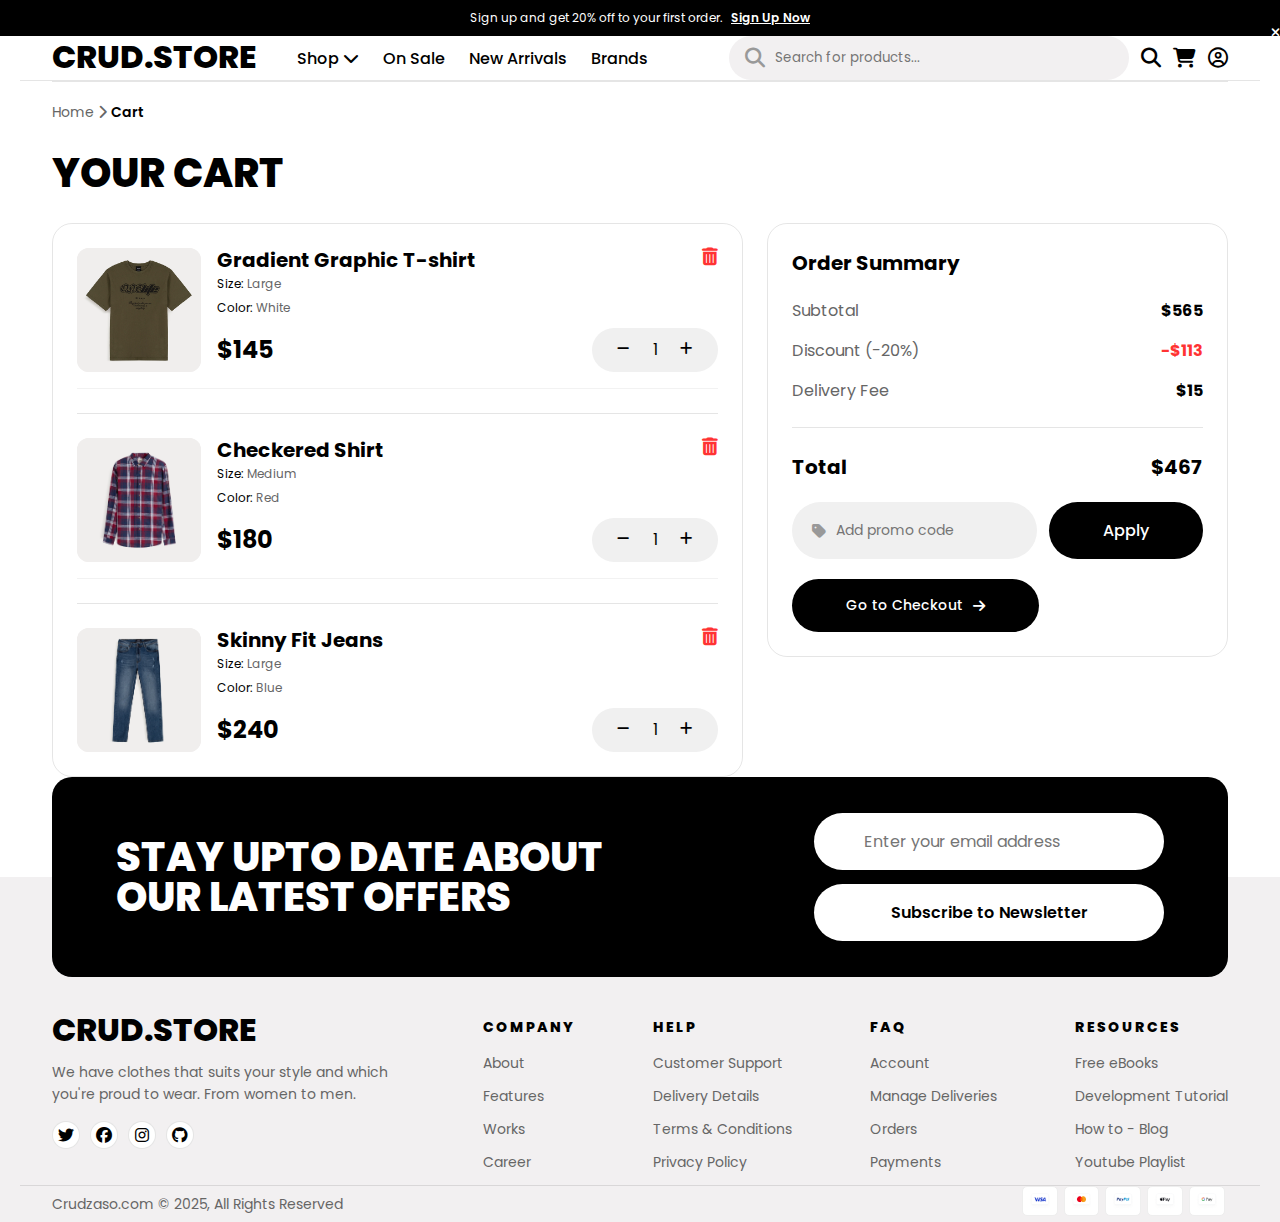
<file: cart.html>
<!DOCTYPE html> 
<html lang="en">
<head>
    <meta charset="UTF-8"> 
    <meta name="viewport" content="width=device-width, initial-scale=1.0"> <!-- responsive -->
    <title>CRUD.STORE - Cart</title> <!-- titulo de la pestaña del carrito -->
    <link rel="stylesheet" href="style.css"> <!-- estilos -->
    <link rel="stylesheet" href="https://cdnjs.cloudflare.com/ajax/libs/font-awesome/6.4.0/css/all.min.css"> <!-- iconos -->
    <link href="https://fonts.googleapis.com/css2?family=Poppins:wght@400;600;800&display=swap" rel="stylesheet"> <!-- fuente -->
</head>
<body>

    <header class="header"> 
        <div class="top-bar"> <!-- barra negra de arriba -->
            <div class="container">
                <p>Sign up and get 20% off to your first order. <a href="#">Sign Up Now</a></p>
                <i class="fa-solid fa-xmark close-icon"></i> <!-- X para cerrar -->
            </div>
        </div>
        <nav class="nav container"> <!-- navegacion -->
            <input type="checkbox" id="mobile-menu-check" class="menu-checkbox"> <!-- checkbox para menu movil -->
            <div class="nav-left">
                <label for="mobile-menu-check" class="menu-btn"><i class="fa-solid fa-bars"></i></label> 
                <a href="index.html" class="logo">CRUD.STORE</a> <!-- logo -->
            </div>
            <ul class="nav-links"> <!-- links del menu -->
                <li><a href="shop.html">Shop <i class="fa-solid fa-chevron-down"></i></a></li>
                <li><a href="shop.html">On Sale</a></li>
                <li><a href="shop.html">New Arrivals</a></li>
                <li><a href="#">Brands</a></li>
            </ul>
            <div class="nav-icons"> <!-- iconos de la derecha -->
                <div class="search-box"> <!-- barra de busqueda -->
                    <i class="fa-solid fa-magnifying-glass"></i>
                    <input type="text" placeholder="Search for products...">
                </div>
                <i class="fa-solid fa-magnifying-glass mobile-search-icon"></i> <!-- lupa movil -->
                <a href="cart.html"><i class="fa-solid fa-cart-shopping"></i></a> <!-- carrito -->
                <a href="#"><i class="fa-regular fa-circle-user"></i></a> <!-- usuario -->
            </div>
        </nav>
    </header>

    <main class="container cart-main"> <!-- contenido principal del carrito -->
        <hr class="divider"> <!-- linea divisoria -->
        
        <nav class="breadcrumbs"> <!-- para saber donde estas -->
            <a href="index.html">Home</a> <i class="fa-solid fa-chevron-right"></i> <span>Cart</span>
        </nav>

        <h1 class="page-title">YOUR CART</h1> <!-- titulo grande de la pagina -->

        <div class="cart-layout"> <!-- layout con items del carrito y resumen -->
            
            <!-- contenedor con todos los productos del carrito -->
            <div class="cart-items-container">
                
                <!-- primer producto en el carrito -->
                <div class="cart-item">
                    <div class="cart-img"> <!-- imagen del producto -->
                        <img src="images/tshir6.png" alt="Product">
                    </div>
                    <div class="cart-details"> <!-- detalles del producto -->
                        <div class="cart-row-top"> <!-- fila superior con nombre y basura -->
                            <h3>Gradient Graphic T-shirt</h3> <!-- nombre del producto -->
                            <i class="fa-solid fa-trash-can delete-icon"></i> <!-- icono de basura para eliminar -->
                        </div>
                        <p class="cart-meta">Size: <span>Large</span></p> <!-- talla -->
                        <p class="cart-meta">Color: <span>White</span></p> <!-- color -->
                        <div class="cart-row-bottom"> <!-- fila inferior con precio y cantidad -->
                            <span class="price">$145</span> <!-- precio -->
                            <div class="qty-selector small"> <!-- selector de cantidad -->
                                <button class="qty-btn"><i class="fa-solid fa-minus"></i></button> <!-- menos -->
                                <span class="qty-num">1</span> <!-- cantidad actual -->
                                <button class="qty-btn"><i class="fa-solid fa-plus"></i></button> <!-- mas -->
                            </div>
                        </div>
                    </div>
                </div>

                <hr class="divider-light"> <!-- linea divisoria suave -->

                <!-- segundo producto en el carrito -->
                <div class="cart-item">
                    <div class="cart-img">
                        <img src="images/shirt1.png" alt="Product">
                    </div>
                    <div class="cart-details">
                        <div class="cart-row-top">
                            <h3>Checkered Shirt</h3>
                            <i class="fa-solid fa-trash-can delete-icon"></i>
                        </div>
                        <p class="cart-meta">Size: <span>Medium</span></p>
                        <p class="cart-meta">Color: <span>Red</span></p>
                        <div class="cart-row-bottom">
                            <span class="price">$180</span>
                            <div class="qty-selector small">
                                <button class="qty-btn"><i class="fa-solid fa-minus"></i></button>
                                <span class="qty-num">1</span>
                                <button class="qty-btn"><i class="fa-solid fa-plus"></i></button>
                            </div>
                        </div>
                    </div>
                </div>

                <hr class="divider-light">

                <!-- tercer producto en el carrito -->
                <div class="cart-item">
                    <div class="cart-img">
                        <img src="images/jean1.png" alt="Product">
                    </div>
                    <div class="cart-details">
                        <div class="cart-row-top">
                            <h3>Skinny Fit Jeans</h3>
                            <i class="fa-solid fa-trash-can delete-icon"></i>
                        </div>
                        <p class="cart-meta">Size: <span>Large</span></p>
                        <p class="cart-meta">Color: <span>Blue</span></p>
                        <div class="cart-row-bottom">
                            <span class="price">$240</span>
                            <div class="qty-selector small">
                                <button class="qty-btn"><i class="fa-solid fa-minus"></i></button>
                                <span class="qty-num">1</span>
                                <button class="qty-btn"><i class="fa-solid fa-plus"></i></button>
                            </div>
                        </div>
                    </div>
                </div>
            </div>

            <!-- caja de resumen del pedido (a la derecha en desktop, abajo en movil) -->
            <div class="order-summary-box">
                <h2>Order Summary</h2> <!-- titulo del resumen -->
                
                <!-- subtotal (suma de productos) -->
                <div class="summary-line">
                    <span>Subtotal</span>
                    <span class="amount">$565</span>
                </div>
                
                <!-- descuento aplicado -->
                <div class="summary-line">
                    <span>Discount (-20%)</span>
                    <span class="amount red">-$113</span> <!-- en rojo porque es descuento -->
                </div>
                
                <!-- costo de envio -->
                <div class="summary-line">
                    <span>Delivery Fee</span>
                    <span class="amount">$15</span>
                </div>
                
                <hr class="divider-light"> <!-- linea divisoria -->
                
                <!-- total final a pagar -->
                <div class="summary-line total">
                    <span>Total</span>
                    <span class="amount">$467</span>
                </div>

                <!-- campo para codigo promocional -->
                <div class="promo-code-row">
                    <div class="input-pill-gray"> <!-- input con icono -->
                        <i class="fa-solid fa-tag"></i> <!-- icono de etiqueta -->
                        <input type="text" placeholder="Add promo code"> <!-- campo para escribir codigo -->
                    </div>
                    <button class="btn-black btn-apply">Apply</button> <!-- boton para aplicar codigo -->
                </div>

                <!-- boton principal para ir a pagar -->
                <button class="btn-black btn-checkout">
                    Go to Checkout <i class="fa-solid fa-arrow-right"></i> <!-- flecha derecha -->
                </button>
            </div>

        </div>
    </main>

    <footer class="footer"> <!-- footer igual que otras paginas -->
        <div class="container newsletter-wrapper">
            <div class="newsletter">
                <h2>STAY UPTO DATE ABOUT OUR LATEST OFFERS</h2>
                <form>
                    <div class="input-group">
                        <i class="fa-regular fa-envelope"></i>
                        <input type="email" placeholder="Enter your email address">
                    </div>
                    <button type="submit">Subscribe to Newsletter</button>
                </form>
            </div>
        </div>
        <div class="footer-content container">
            <div class="footer-brand">
                <h2 class="logo">CRUD.STORE</h2>
                <p>We have clothes that suits your style and which you're proud to wear. From women to men.</p>
                <div class="socials"><i class="fa-brands fa-twitter"></i><i class="fa-brands fa-facebook"></i><i class="fa-brands fa-instagram"></i><i class="fa-brands fa-github"></i></div>
            </div>
            <div class="footer-links"><h3>COMPANY</h3><ul><li>About</li><li>Features</li><li>Works</li><li>Career</li></ul></div>
            <div class="footer-links"><h3>HELP</h3><ul><li>Customer Support</li><li>Delivery Details</li><li>Terms & Conditions</li><li>Privacy Policy</li></ul></div>
            <div class="footer-links"><h3>FAQ</h3><ul><li>Account</li><li>Manage Deliveries</li><li>Orders</li><li>Payments</li></ul></div>
            <div class="footer-links"><h3>RESOURCES</h3><ul><li>Free eBooks</li><li>Development Tutorial</li><li>How to - Blog</li><li>Youtube Playlist</li></ul></div>
        </div>
        <div class="footer-bottom container">
            <p>Crudzaso.com © 2025, All Rights Reserved</p>
            <div class="payments"><img src="images/visa.png" alt="Visa"><img src="images/mastercard.png" alt="Mastercard"><img src="images/paypal.png" alt="Paypal"><img src="images/apple.png" alt="Apple"><img src="images/google.png" alt="Google"></div>
        </div>
    </footer>
</body>
</html>
</file>
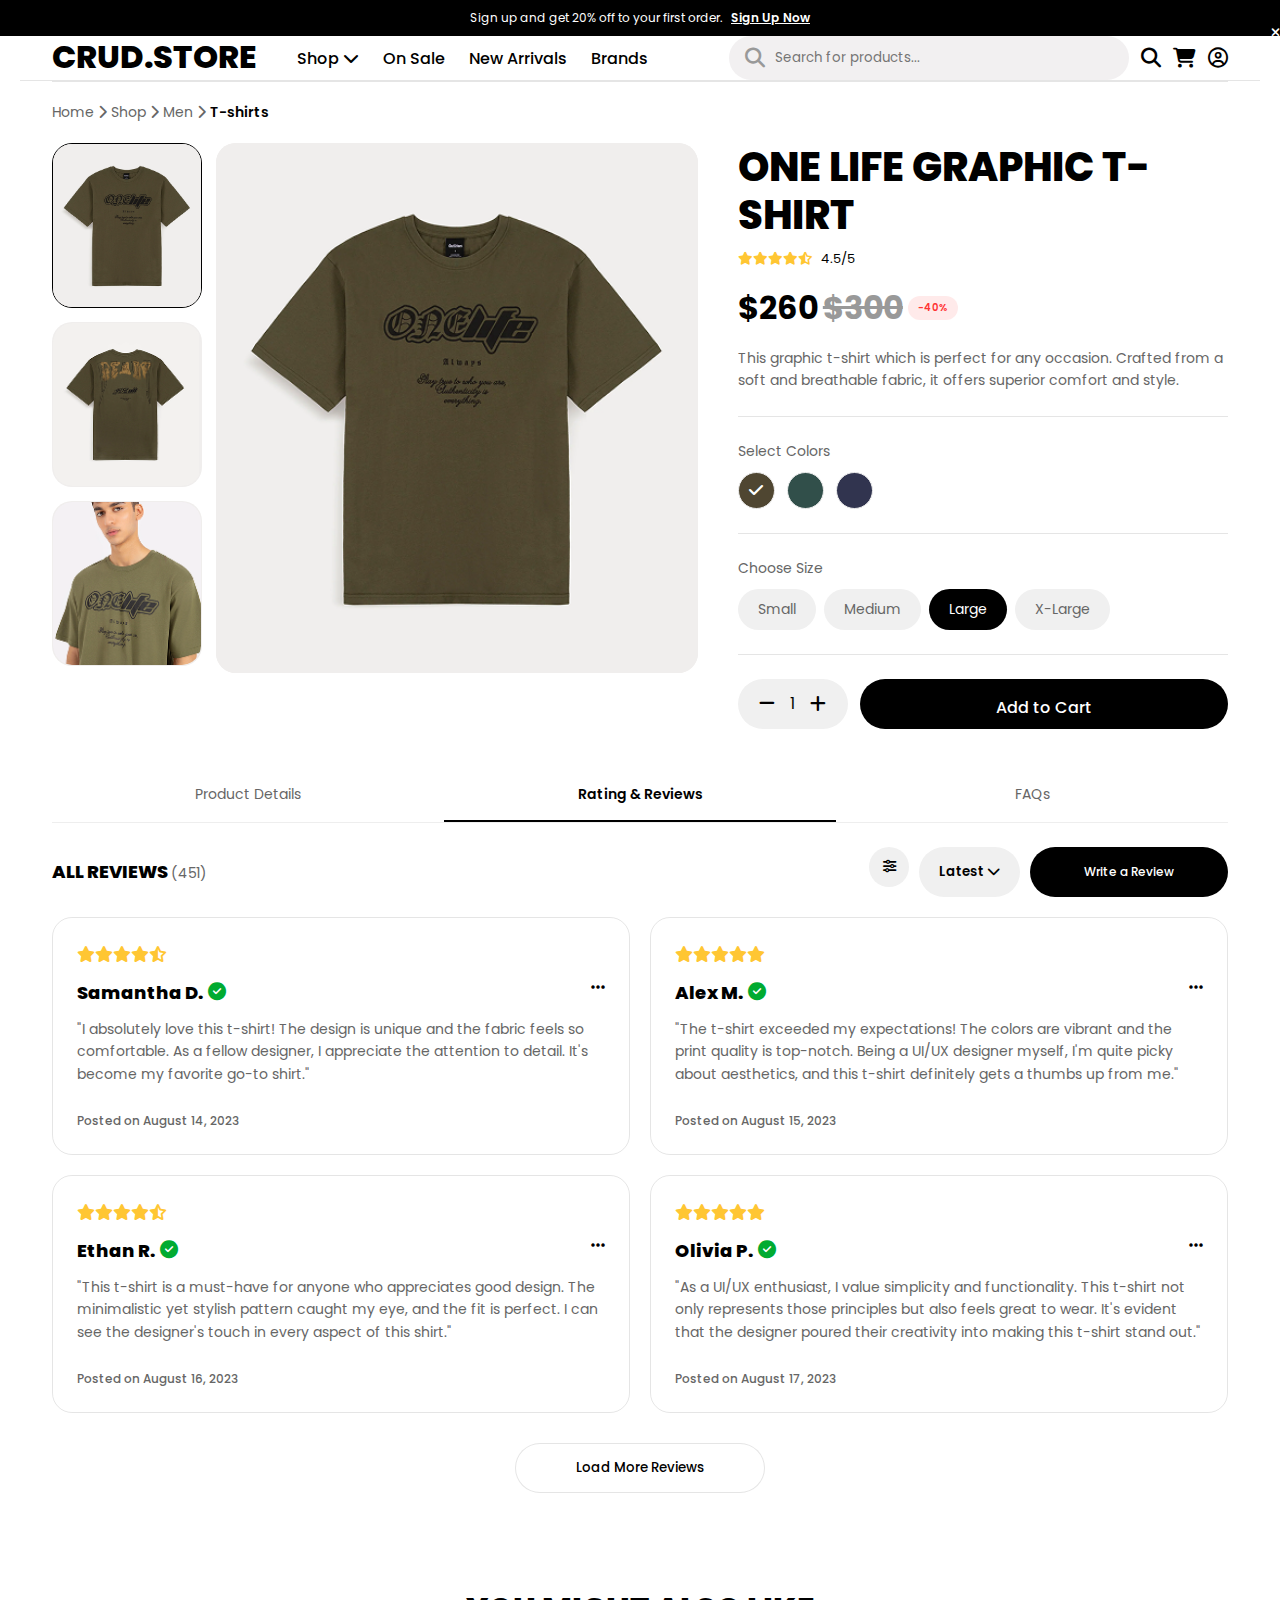
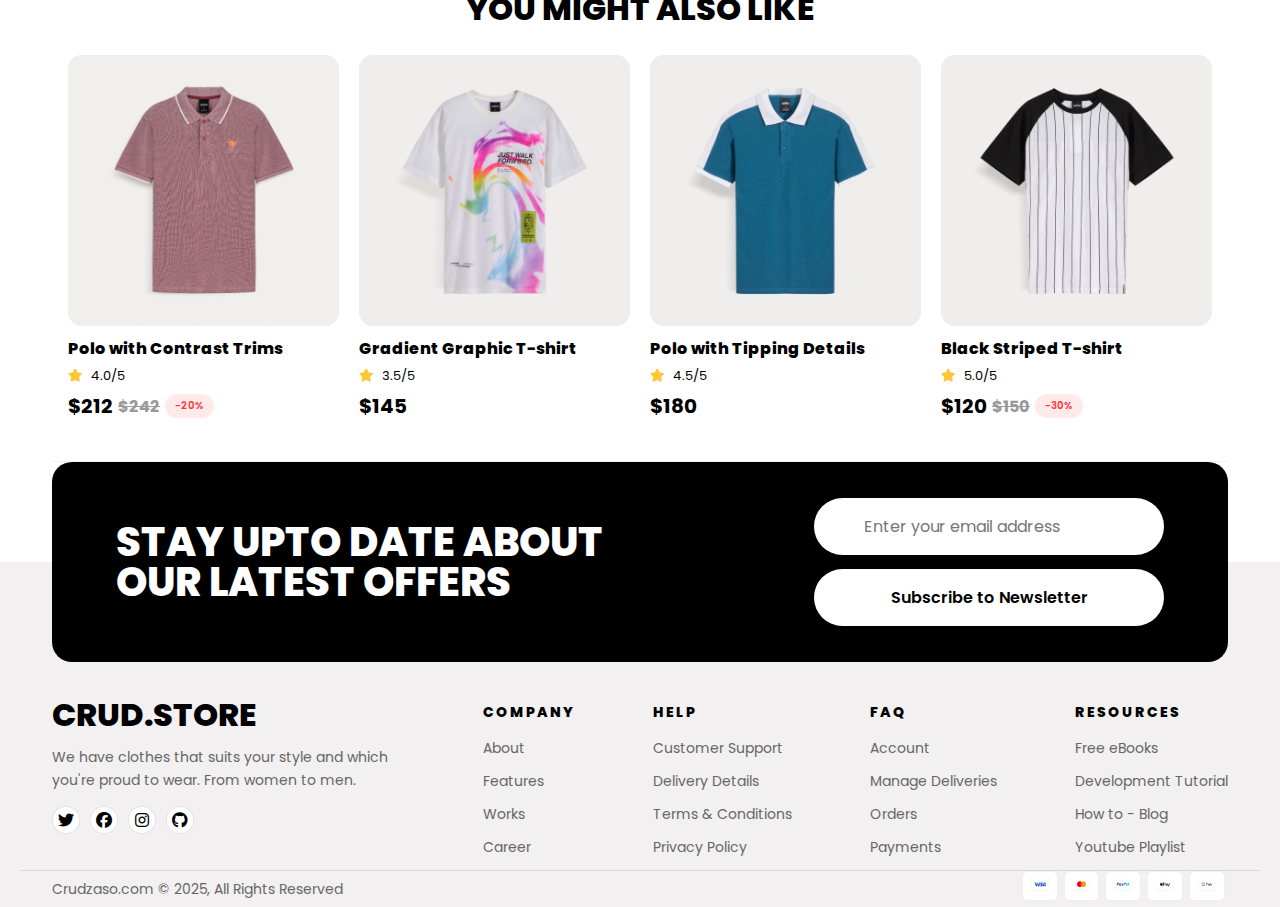
<file: product.html>
<!DOCTYPE html> 
<html lang="en">
<head>
    <meta charset="UTF-8"> 
    <meta name="viewport" content="width=device-width, initial-scale=1.0"> <!-- responsive -->
    <title>CRUD.STORE - Product</title> <!-- titulo de la pagina de producto -->
    <link rel="stylesheet" href="style.css"> <!-- estilos -->
    <link rel="stylesheet" href="https://cdnjs.cloudflare.com/ajax/libs/font-awesome/6.4.0/css/all.min.css"> <!-- iconos -->
    <link href="https://fonts.googleapis.com/css2?family=Poppins:wght@400;600;800&display=swap" rel="stylesheet"> <!-- fuente -->
</head>
<body>

    <header class="header"> 
        <div class="top-bar"> <!-- barra negra de arriba -->
            <div class="container">
                <p>Sign up and get 20% off to your first order. <a href="#">Sign Up Now</a></p>
                <i class="fa-solid fa-xmark close-icon"></i>
            </div>
        </div>
        <nav class="nav container"> <!-- navegacion -->
            <input type="checkbox" id="mobile-menu-check" class="menu-checkbox"> <!-- checkbox invisible para menu movil -->
            <div class="nav-left">
                <label for="mobile-menu-check" class="menu-btn"><i class="fa-solid fa-bars"></i></label> <!-- hamburguesa -->
                <a href="index.html" class="logo">CRUD.STORE</a> <!-- logo -->
            </div>
            <ul class="nav-links"> <!-- links del menu -->
                <li><a href="shop.html">Shop <i class="fa-solid fa-chevron-down"></i></a></li>
                <li><a href="shop.html">On Sale</a></li>
                <li><a href="shop.html">New Arrivals</a></li>
                <li><a href="#">Brands</a></li>
            </ul>
            <div class="nav-icons"> <!-- iconos de la derecha -->
                <div class="search-box">
                    <i class="fa-solid fa-magnifying-glass"></i>
                    <input type="text" placeholder="Search for products...">
                </div>
                <i class="fa-solid fa-magnifying-glass mobile-search-icon"></i>
                <a href="cart.html"><i class="fa-solid fa-cart-shopping"></i></a>
                <a href="#"><i class="fa-regular fa-circle-user"></i></a>
            </div>
        </nav>
    </header>

    <main class="container shop-main"> <!-- contenido principal -->
        <hr class="divider"> <!-- linea divisoria -->
        
        <!-- iconos  (home > shop > men > t-shirts) -->
        <nav class="breadcrumbs">
            <a href="index.html">Home</a> <i class="fa-solid fa-chevron-right"></i> 
            <a href="shop.html">Shop</a> <i class="fa-solid fa-chevron-right"></i>
            <a href="#">Men</a> <i class="fa-solid fa-chevron-right"></i>
            <span>T-shirts</span> 
        </nav>

        <!-- seccion principal del producto (galeria + info) -->
        <section class="product-details-wrapper">
            
            <!-- galeria de imagenes del producto -->
            <div class="product-gallery">
                <div class="thumbnails"> <!-- miniaturas pequeñas -->
                    <div class="thumb-img active"><img src="images/tshir6.png" alt="Thumb 1"></div> <!-- miniatura activa -->
                    <div class="thumb-img"><img src="images/tshir7.png" alt="Thumb 2"></div>
                    <div class="thumb-img"><img src="images/tshir8.png" alt="Thumb 3"></div>
                </div>
                <div class="main-image"> <!-- imagen principal grande -->
                    <img src="images/tshir6.png" alt="One Life Graphic T-shirt">
                </div>
            </div>

            <!-- informacion del producto -->
            <div class="product-info">
                <h1>One Life Graphic T-shirt</h1> <!-- nombre del producto -->
                
                <!-- calificacion con estrellas -->
                <div class="rating">
                    <i class="fa-solid fa-star"></i><i class="fa-solid fa-star"></i><i class="fa-solid fa-star"></i><i class="fa-solid fa-star"></i><i class="fa-solid fa-star-half-stroke"></i> <!-- 4.5 estrellas -->
                    <span>4.5/5</span>
                </div>
                
                <!-- precio con descuento -->
                <div class="price-row big-price">
                    <span class="price">$260</span> <!-- precio actual -->
                    <span class="old-price">$300</span> <!-- precio original tachado -->
                    <span class="discount">-40%</span> <!-- porcentaje de descuento -->
                </div>
                
                <!-- descripcion del producto -->
                <p class="desc-text">This graphic t-shirt which is perfect for any occasion. Crafted from a soft and breathable fabric, it offers superior comfort and style.</p>
                
                <hr class="divider-light"> <!-- linea divisoria suave -->
                
                <!-- selector de colores -->
                <div class="selector-group">
                    <span class="label">Select Colors</span> <!-- etiqueta -->
                    <div class="color-options"> <!-- circulitos de colores -->
                        <div class="color-circle active" style="background-color: #4F4631; color: white;"><i class="fa-solid fa-check"></i></div> <!-- cafe seleccionado -->
                        <div class="color-circle" style="background-color: #314F4A;"></div> <!-- verde -->
                        <div class="color-circle" style="background-color: #31344F;"></div> <!-- azul -->
                    </div>
                </div>
                
                <hr class="divider-light">
                
                <!-- selector de talla -->
                <div class="selector-group">
                    <span class="label">Choose Size</span> <!-- etiqueta -->
                    <div class="size-options"> <!-- botones de tallas -->
                        <button class="size-pill">Small</button>
                        <button class="size-pill">Medium</button>
                        <button class="size-pill black">Large</button> <!-- Large seleccionado (negro) -->
                        <button class="size-pill">X-Large</button>
                    </div>
                </div>
                
                <hr class="divider-light">
                
                <!-- fila de acciones (cantidad + agregar al carrito) -->
                <div class="actions-row">
                    <div class="qty-selector"> <!-- selector de cantidad -->
                        <button class="qty-btn"><i class="fa-solid fa-minus"></i></button> <!-- menos -->
                        <span class="qty-num">1</span> <!-- cantidad -->
                        <button class="qty-btn"><i class="fa-solid fa-plus"></i></button> <!-- mas -->
                    </div>
                    <button class="btn-black btn-add-cart">Add to Cart</button> <!-- boton principal -->
                </div>
            </div>
        </section>

        <!-- seccion de tabs (detalles, reviews, faqs) -->
        <section class="reviews-section-tabs">
            <div class="tabs-header"> <!-- header con los tres tabs -->
                <button class="tab-btn">Product Details</button> <!-- detalles del producto -->
                <button class="tab-btn active">Rating & Reviews</button> <!-- reviews (activo) -->
                <button class="tab-btn">FAQs</button> <!-- preguntas frecuentes -->
            </div>

            <!-- contenido del area de reviews -->
            <div class="reviews-content-area">
                <div class="reviews-top-bar"> <!-- barra superior de reviews -->
                    <h3>All Reviews <span class="count">(451)</span></h3> <!-- titulo con cantidad -->
                    <div class="reviews-controls"> <!-- controles -->
                        <button class="circle-btn"><i class="fa-solid fa-sliders"></i></button> <!-- filtros -->
                        <button class="pill-btn desktop-only">Latest <i class="fa-solid fa-chevron-down"></i></button> <!-- ordenar (solo desktop) -->
                        <button class="btn-black btn-sm">Write a Review</button> <!-- escribir review -->
                    </div>
                </div>

                <!-- grid con todas las reviews -->
                <div class="reviews-grid-product">
                    
                    <!-- primera review -->
                    <div class="review-card">
                        <div class="stars"><i class="fa-solid fa-star"></i><i class="fa-solid fa-star"></i><i class="fa-solid fa-star"></i><i class="fa-solid fa-star"></i><i class="fa-solid fa-star-half-stroke"></i></div> <!-- 4.5 estrellas -->
                        <div class="review-header"> <!-- header con nombre y opciones -->
                            <h3>Samantha D. <i class="fa-solid fa-circle-check check-icon"></i></h3> <!-- nombre con palomita de verificacion -->
                            <i class="fa-solid fa-ellipsis"></i> <!-- tres puntos para opciones -->
                        </div>
                        <p>"I absolutely love this t-shirt! The design is unique and the fabric feels so comfortable. As a fellow designer, I appreciate the attention to detail. It's become my favorite go-to shirt."</p> <!-- comentario -->
                        <span class="review-date">Posted on August 14, 2023</span> <!-- fecha -->
                    </div>
                    
                    <!-- segunda review -->
                    <div class="review-card">
                        <div class="stars"><i class="fa-solid fa-star"></i><i class="fa-solid fa-star"></i><i class="fa-solid fa-star"></i><i class="fa-solid fa-star"></i><i class="fa-solid fa-star"></i></div> <!-- 5 estrellas -->
                        <div class="review-header">
                            <h3>Alex M. <i class="fa-solid fa-circle-check check-icon"></i></h3>
                            <i class="fa-solid fa-ellipsis"></i>
                        </div>
                        <p>"The t-shirt exceeded my expectations! The colors are vibrant and the print quality is top-notch. Being a UI/UX designer myself, I'm quite picky about aesthetics, and this t-shirt definitely gets a thumbs up from me."</p>
                        <span class="review-date">Posted on August 15, 2023</span>
                    </div>
                    
                    <!-- tercera review -->
                    <div class="review-card">
                        <div class="stars"><i class="fa-solid fa-star"></i><i class="fa-solid fa-star"></i><i class="fa-solid fa-star"></i><i class="fa-solid fa-star"></i><i class="fa-solid fa-star-half-stroke"></i></div>
                        <div class="review-header">
                            <h3>Ethan R. <i class="fa-solid fa-circle-check check-icon"></i></h3>
                            <i class="fa-solid fa-ellipsis"></i>
                        </div>
                        <p>"This t-shirt is a must-have for anyone who appreciates good design. The minimalistic yet stylish pattern caught my eye, and the fit is perfect. I can see the designer's touch in every aspect of this shirt."</p>
                        <span class="review-date">Posted on August 16, 2023</span>
                    </div>
                    
                    <!-- cuarta review (solo se ve en desktop) -->
                    <div class="review-card desktop-card">
                        <div class="stars"><i class="fa-solid fa-star"></i><i class="fa-solid fa-star"></i><i class="fa-solid fa-star"></i><i class="fa-solid fa-star"></i><i class="fa-solid fa-star"></i></div>
                        <div class="review-header">
                            <h3>Olivia P. <i class="fa-solid fa-circle-check check-icon"></i></h3>
                            <i class="fa-solid fa-ellipsis"></i>
                        </div>
                        <p>"As a UI/UX enthusiast, I value simplicity and functionality. This t-shirt not only represents those principles but also feels great to wear. It's evident that the designer poured their creativity into making this t-shirt stand out."</p>
                        <span class="review-date">Posted on August 17, 2023</span>
                    </div>
                </div>
                
                <!-- boton para cargar mas reviews -->
                <div class="btn-center"><button class="btn-outline">Load More Reviews</button></div>
            </div>
        </section>

        <!-- seccion de productos relacionados (te podria gustar) -->
        <section class="products-section">
            <h2 class="section-title">You might also like</h2> <!-- titulo -->
            <div class="product-grid"> <!-- grid de productos -->
                
                <!-- primer producto relacionado -->
                <article class="product-card">
                    <div class="card-img"><img src="images/polo.png" alt="Polo"></div>
                    <h3>Polo with Contrast Trims</h3>
                    <div class="rating"><i class="fa-solid fa-star"></i> <span>4.0/5</span></div>
                    <div class="price-row"><span class="price">$212</span><span class="old-price">$242</span><span class="discount">-20%</span></div>
                </article>
                
                <!-- segundo producto -->
                <article class="product-card">
                    <div class="card-img"><img src="images/tshir4.png" alt="Tshirt"></div>
                    <h3>Gradient Graphic T-shirt</h3>
                    <div class="rating"><i class="fa-solid fa-star"></i> <span>3.5/5</span></div>
                    <div class="price">$145</div>
                </article>
                
                <!-- tercer y cuarto productos solo en desktop -->
                <article class="product-card desktop-card">
                    <div class="card-img"><img src="images/polo2.png" alt="Polo"></div>
                    <h3>Polo with Tipping Details</h3>
                    <div class="rating"><i class="fa-solid fa-star"></i> <span>4.5/5</span></div>
                    <div class="price">$180</div>
                </article>
                <article class="product-card desktop-card">
                    <div class="card-img"><img src="images/tshir5.png" alt="Tshirt"></div>
                    <h3>Black Striped T-shirt</h3>
                    <div class="rating"><i class="fa-solid fa-star"></i> <span>5.0/5</span></div>
                    <div class="price-row"><span class="price">$120</span><span class="old-price">$150</span><span class="discount">-30%</span></div>
                </article>
            </div>
        </section>
    </main>

    <footer class="footer"> <!-- footer igual que otras paginas -->
        <div class="container newsletter-wrapper">
            <div class="newsletter">
                <h2>STAY UPTO DATE ABOUT OUR LATEST OFFERS</h2>
                <form>
                    <div class="input-group">
                        <i class="fa-regular fa-envelope"></i>
                        <input type="email" placeholder="Enter your email address">
                    </div>
                    <button type="submit">Subscribe to Newsletter</button>
                </form>
            </div>
        </div>
        <div class="footer-content container">
            <div class="footer-brand">
                <h2 class="logo">CRUD.STORE</h2>
                <p>We have clothes that suits your style and which you're proud to wear. From women to men.</p>
                <div class="socials"><i class="fa-brands fa-twitter"></i><i class="fa-brands fa-facebook"></i><i class="fa-brands fa-instagram"></i><i class="fa-brands fa-github"></i></div>
            </div>
            <div class="footer-links"><h3>COMPANY</h3><ul><li>About</li><li>Features</li><li>Works</li><li>Career</li></ul></div>
            <div class="footer-links"><h3>HELP</h3><ul><li>Customer Support</li><li>Delivery Details</li><li>Terms & Conditions</li><li>Privacy Policy</li></ul></div>
            <div class="footer-links"><h3>FAQ</h3><ul><li>Account</li><li>Manage Deliveries</li><li>Orders</li><li>Payments</li></ul></div>
            <div class="footer-links"><h3>RESOURCES</h3><ul><li>Free eBooks</li><li>Development Tutorial</li><li>How to - Blog</li><li>Youtube Playlist</li></ul></div>
        </div>
        <div class="footer-bottom container">
            <p>Crudzaso.com © 2025, All Rights Reserved</p>
            <div class="payments"><img src="images/visa.png" alt="Visa"><img src="images/mastercard.png" alt="Mastercard"><img src="images/paypal.png" alt="Paypal"><img src="images/apple.png" alt="Apple"><img src="images/google.png" alt="Google"></div>
        </div>
    </footer>
</body>
</html>
</file>
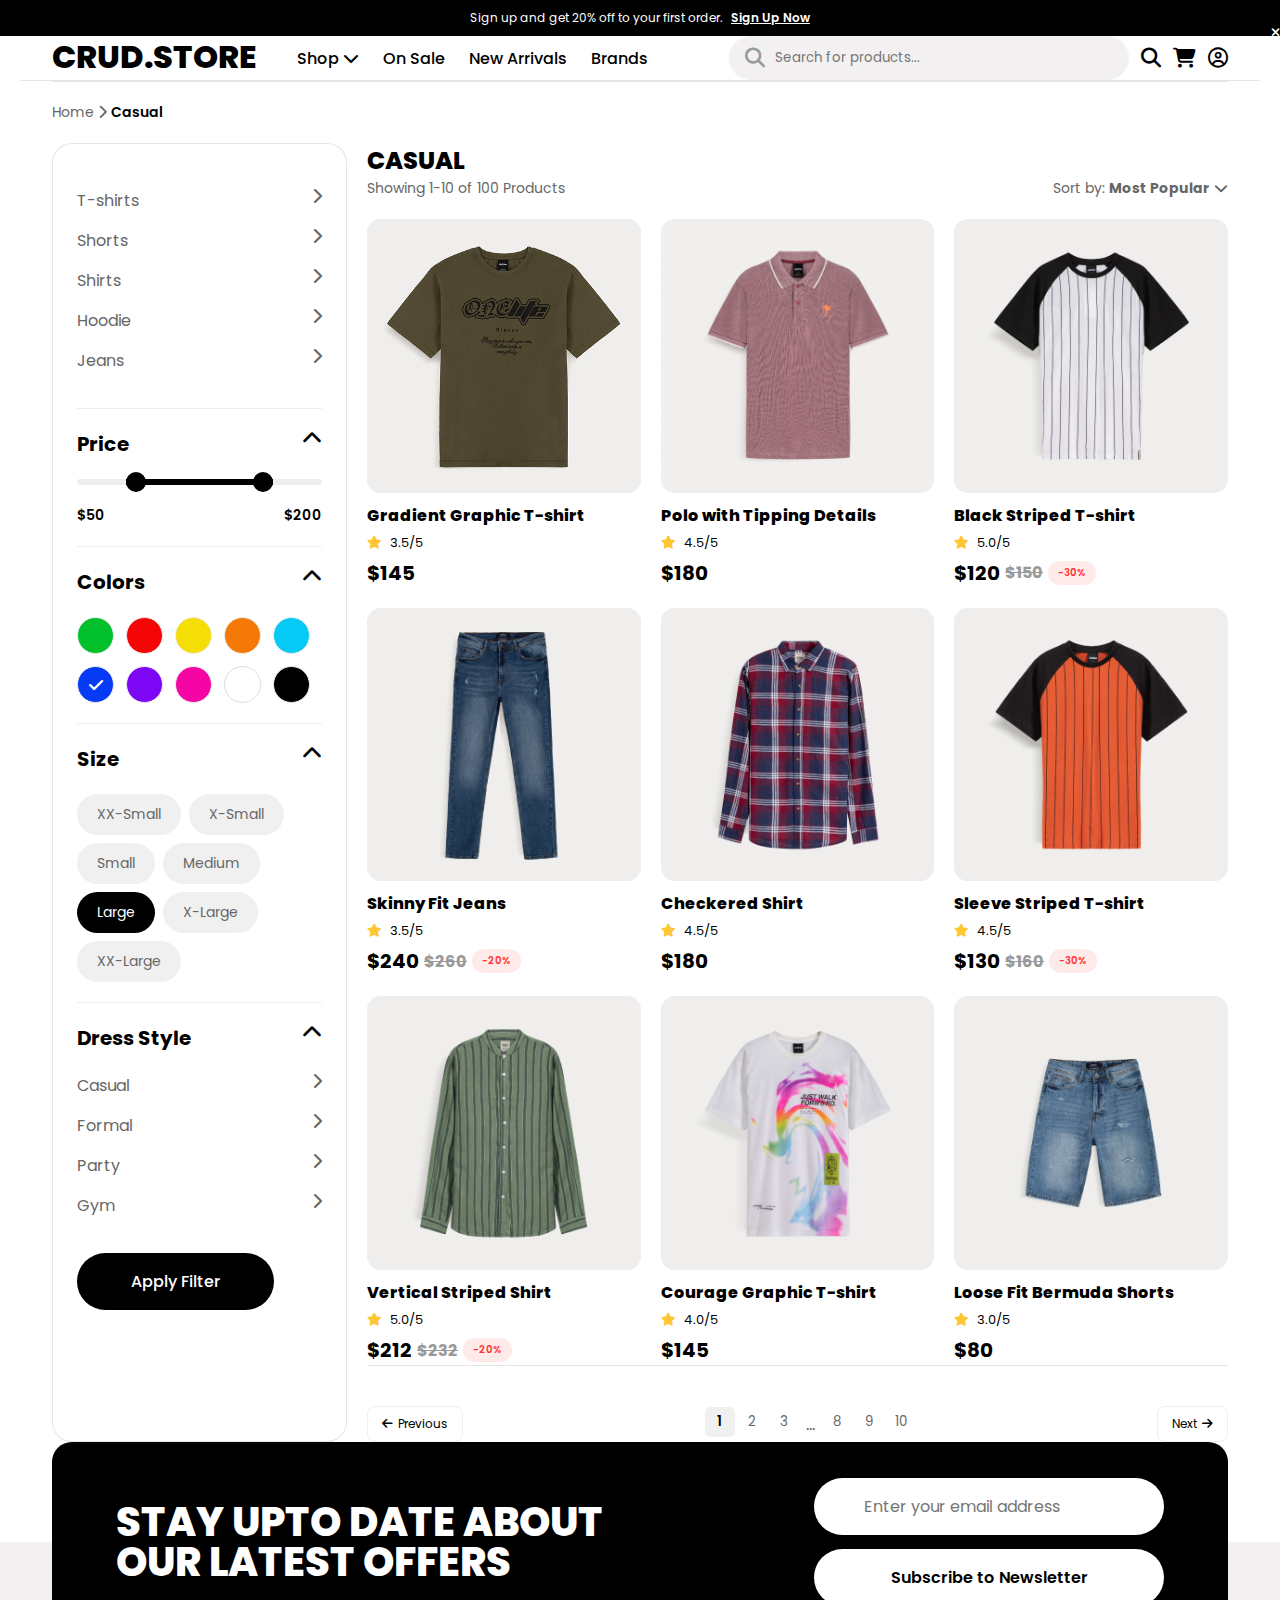
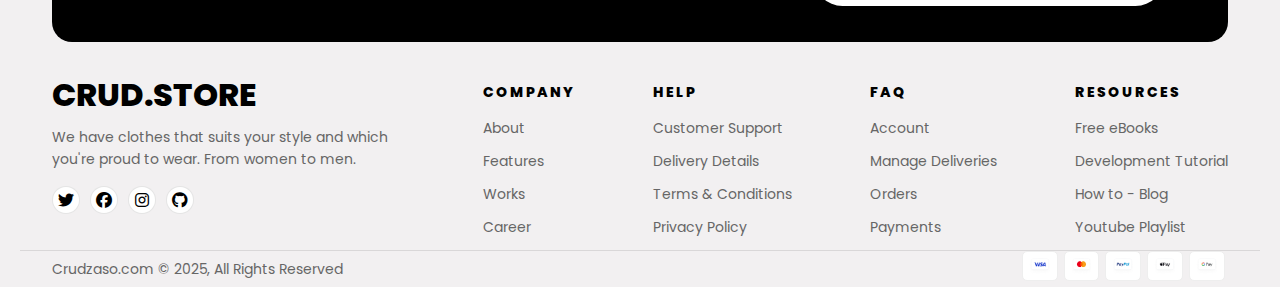
<file: shop.html>
<!DOCTYPE html> 
<html lang="en"> 
<head> 
    <meta charset="UTF-8"> 
    <meta name="viewport" content="width=device-width, initial-scale=1.0"> <!-- responsive en celular -->
    <title>CRUD.STORE - Shop</title> <!-- titulo de la pestaña -->
    <link rel="stylesheet" href="style.css"> <!-- traemos los estilos -->
    <link rel="stylesheet" href="https://cdnjs.cloudflare.com/ajax/libs/font-awesome/6.4.0/css/all.min.css"> <!-- iconos -->
    <link href="https://fonts.googleapis.com/css2?family=Poppins:wght@400;600;800&display=swap" rel="stylesheet"> <!-- fuente poppins -->
</head>
<body>

    <header class="header"> <!-- header igual que index -->
        <div class="top-bar"> <!-- barra negra de arriba con oferta -->
            <div class="container">
                <p>Sign up and get 20% off to your first order. <a href="#">Sign Up Now</a></p>
                <i class="fa-solid fa-xmark close-icon"></i> <!-- X para cerrar -->
            </div>
        </div>
        <nav class="nav container"> <!-- navegacion principal -->
            <input type="checkbox" id="mobile-menu-check" class="menu-checkbox"> <!-- checkbox invisible para menu movil -->
            <div class="nav-left">
                <label for="mobile-menu-check" class="menu-btn"><i class="fa-solid fa-bars"></i></label> 
                <a href="index.html" class="logo">CRUD.STORE</a> <!-- logo -->
            </div>
            <ul class="nav-links"> <!-- enlaces del menu -->
                <li><a href="shop.html">Shop <i class="fa-solid fa-chevron-down"></i></a></li>
                <li><a href="shop.html">On Sale</a></li>
                <li><a href="shop.html">New Arrivals</a></li>
                <li><a href="#">Brands</a></li>
            </ul>
            <div class="nav-icons"> <!-- iconos de la derecha -->
                <div class="search-box"> <!-- barra de busqueda -->
                    <i class="fa-solid fa-magnifying-glass"></i>
                    <input type="text" placeholder="Search for products...">
                </div>
                <i class="fa-solid fa-magnifying-glass mobile-search-icon"></i>
                <a href="cart.html"><i class="fa-solid fa-cart-shopping"></i></a> <!-- carrito -->
                <a href="#"><i class="fa-regular fa-circle-user"></i></a> <!-- usuario -->
            </div>
        </nav>
    </header>

    <main class="container shop-main"> <!-- contenido principal de la tienda -->
        <hr class="divider"> <!-- linea divisoria -->
        <nav class="breadcrumbs"> 
            <a href="index.html">Home</a> <i class="fa-solid fa-chevron-right"></i> <span>Casual</span>
        </nav>

        <input type="checkbox" id="filter-toggle" class="filter-checkbox"> <!-- checkbox para abrir filtros en movil -->
        
        <div class="shop-layout"> <!-- layout con filtros y productos -->
            <aside class="filters-sidebar"> <!-- barra lateral con todos los filtros -->
                <div class="filter-header-mobile"> <!-- header solo visible en movil -->
                    <h3>Filters</h3>
                    <label for="filter-toggle" class="close-filter"><i class="fa-solid fa-xmark"></i></label> <!-- X para cerrar -->
                </div>
                
                <!-- filtro por categoria de ropa -->
                <div class="filter-section border-bottom">
                    <div class="filter-row"><span>T-shirts</span> <i class="fa-solid fa-chevron-right"></i></div>
                    <div class="filter-row"><span>Shorts</span> <i class="fa-solid fa-chevron-right"></i></div>
                    <div class="filter-row"><span>Shirts</span> <i class="fa-solid fa-chevron-right"></i></div>
                    <div class="filter-row"><span>Hoodie</span> <i class="fa-solid fa-chevron-right"></i></div>
                    <div class="filter-row"><span>Jeans</span> <i class="fa-solid fa-chevron-right"></i></div>
                </div>
                
                <!-- filtro por precio con slider visual -->
                <div class="filter-section border-bottom">
                    <div class="filter-title">Price <i class="fa-solid fa-chevron-up"></i></div>
                    <div class="price-slider-visual"> <!-- slider de rango de precios -->
                        <div class="slider-track"></div> <!-- barra gris de fondo -->
                        <div class="slider-range"></div> <!-- barra negra del rango seleccionado -->
                        <div class="slider-thumb left"></div> <!-- circulito izquierdo -->
                        <div class="slider-thumb right"></div> <!-- circulito derecho -->
                    </div>
                    <div class="price-labels"><span>$50</span><span>$200</span></div> <!-- precios -->
                </div>
                
                <!-- filtro por colores -->
                <div class="filter-section border-bottom">
                    <div class="filter-title">Colors <i class="fa-solid fa-chevron-up"></i></div>
                    <div class="color-options"> <!-- circulitos de colores -->
                        <div class="color-circle" style="background:#00C12B"></div> 
                        <div class="color-circle" style="background:#F50606"></div> 
                        <div class="color-circle" style="background:#F5DD06"></div> 
                        <div class="color-circle" style="background:#F57906"></div> 
                        <div class="color-circle" style="background:#06CAF5"></div> 
                        <div class="color-circle active" style="background:#063AF5"><i class="fa-solid fa-check"></i></div> 
                        <div class="color-circle" style="background:#7D06F5"></div> 
                        <div class="color-circle" style="background:#F506A4"></div> 
                        <div class="color-circle" style="background:#FFFFFF; border:1px solid #ddd"></div> 
                        <div class="color-circle" style="background:#000000"></div> 
                    </div>
                </div>
                
                <!-- filtro por tallas -->
                <div class="filter-section border-bottom">
                    <div class="filter-title">Size <i class="fa-solid fa-chevron-up"></i></div>
                    <div class="size-options"> <!-- botones de tallas -->
                        <button class="size-pill">XX-Small</button>
                        <button class="size-pill">X-Small</button>
                        <button class="size-pill">Small</button>
                        <button class="size-pill">Medium</button>
                        <button class="size-pill black">Large</button> <!-- Large esta seleccionado -->
                        <button class="size-pill">X-Large</button>
                        <button class="size-pill">XX-Large</button>
                    </div>
                </div>
                
                <!-- filtro por estilo de vestimenta -->
                <div class="filter-section">
                    <div class="filter-title">Dress Style <i class="fa-solid fa-chevron-up"></i></div>
                    <div class="filter-row"><span>Casual</span> <i class="fa-solid fa-chevron-right"></i></div>
                    <div class="filter-row"><span>Formal</span> <i class="fa-solid fa-chevron-right"></i></div>
                    <div class="filter-row"><span>Party</span> <i class="fa-solid fa-chevron-right"></i></div>
                    <div class="filter-row"><span>Gym</span> <i class="fa-solid fa-chevron-right"></i></div>
                </div>
                
                <button class="btn-black btn-apply">Apply Filter</button> <!-- boton para aplicar filtros -->
            </aside>

            <section class="catalog-content"> <!-- seccion principal con los productos -->
                <div class="catalog-header"> <!-- cabecera del catalogo -->
                    <h2>Casual</h2>
                    <div class="catalog-meta">
                        <p>Showing 1-10 of 100 Products</p> <!-- cuantos productos se muestran -->
                        <div class="catalog-controls">
                            <span class="sort-text">Sort by: <strong>Most Popular</strong> <i class="fa-solid fa-chevron-down"></i></span> <!-- ordenar por -->
                            <label for="filter-toggle" class="filter-btn-mobile"><i class="fa-solid fa-sliders"></i></label> <!-- boton filtros en movil -->
                        </div>
                    </div>
                </div>

                <div class="product-grid shop-grid-cols"> <!-- grid de productos, 3 columnas en tablet/desktop -->
                    
                    <!-- primer producto -->
                    <article class="product-card">
                        <a href="product.html" class="card-link">
                            <div class="card-img"><img src="images/tshir6.png" alt="Product"></div>
                            <h3>Gradient Graphic T-shirt</h3>
                            <div class="rating"><i class="fa-solid fa-star"></i> <span>3.5/5</span></div>
                            <div class="price">$145</div>
                        </a>
                    </article>

                    <!-- segundo producto -->
                    <article class="product-card">
                        <div class="card-img"><img src="images/polo.png" alt="Product"></div>
                        <h3>Polo with Tipping Details</h3>
                        <div class="rating"><i class="fa-solid fa-star"></i> <span>4.5/5</span></div>
                        <div class="price">$180</div>
                    </article>

                    <!-- tercer producto -->
                    <article class="product-card">
                        <div class="card-img"><img src="images/tshir5.png" alt="Product"></div>
                        <h3>Black Striped T-shirt</h3>
                        <div class="rating"><i class="fa-solid fa-star"></i> <span>5.0/5</span></div>
                        <div class="price-row"><span class="price">$120</span><span class="old-price">$150</span><span class="discount">-30%</span></div>
                    </article>

                    <!-- cuarto producto -->
                    <article class="product-card">
                        <div class="card-img"><img src="images/jean1.png" alt="Product"></div>
                        <h3>Skinny Fit Jeans</h3>
                        <div class="rating"><i class="fa-solid fa-star"></i> <span>3.5/5</span></div>
                        <div class="price-row"><span class="price">$240</span><span class="old-price">$260</span><span class="discount">-20%</span></div>
                    </article>

                    <!-- quinto producto -->
                    <article class="product-card">
                        <div class="card-img"><img src="images/shirt1.png" alt="Product"></div>
                        <h3>Checkered Shirt</h3>
                        <div class="rating"><i class="fa-solid fa-star"></i> <span>4.5/5</span></div>
                        <div class="price">$180</div>
                    </article>

                    <!-- sexto producto -->
                    <article class="product-card">
                        <div class="card-img"><img src="images/tshir2.png" alt="Product"></div>
                        <h3>Sleeve Striped T-shirt</h3>
                        <div class="rating"><i class="fa-solid fa-star"></i> <span>4.5/5</span></div>
                        <div class="price-row"><span class="price">$130</span><span class="old-price">$160</span><span class="discount">-30%</span></div>
                    </article>

                    <!-- estos tres productos solo se ven en desktop -->
                    <article class="product-card desktop-card">
                        <div class="card-img"><img src="images/shirt2.png" alt="Product"></div>
                        <h3>Vertical Striped Shirt</h3>
                        <div class="rating"><i class="fa-solid fa-star"></i> <span>5.0/5</span></div>
                        <div class="price-row"><span class="price">$212</span><span class="old-price">$232</span><span class="discount">-20%</span></div>
                    </article>
                    <article class="product-card desktop-card">
                        <div class="card-img"><img src="images/tshir4.png" alt="Product"></div>
                        <h3>Courage Graphic T-shirt</h3>
                        <div class="rating"><i class="fa-solid fa-star"></i> <span>4.0/5</span></div>
                        <div class="price">$145</div>
                    </article>
                    <article class="product-card desktop-card">
                        <div class="card-img"><img src="images/bermuda1.png" alt="Product"></div>
                        <h3>Loose Fit Bermuda Shorts</h3>
                        <div class="rating"><i class="fa-solid fa-star"></i> <span>3.0/5</span></div>
                        <div class="price">$80</div>
                    </article>
                </div>

                <hr class="divider"> <!-- linea divisoria -->
                
                <!-- paginacion para navegar entre paginas -->
                <div class="pagination">
                    <button class="page-btn"><i class="fa-solid fa-arrow-left"></i> Previous</button> <!-- anterior -->
                    <div class="page-numbers"> <!-- numeros de pagina -->
                        <button class="p-num active">1</button> <!-- pagina 1 activa -->
                        <button class="p-num">2</button>
                        <button class="p-num">3</button>
                        <span class="p-dots">...</span> 
                        <button class="p-num">8</button>
                        <button class="p-num">9</button>
                        <button class="p-num">10</button>
                    </div>
                    <button class="page-btn">Next <i class="fa-solid fa-arrow-right"></i></button> <!-- siguiente -->
                </div>
            </section>
        </div>
    </main>

    <footer class="footer"> <!-- footer igual que en index -->
        <div class="container newsletter-wrapper">
            <div class="newsletter">
                <h2>STAY UPTO DATE ABOUT OUR LATEST OFFERS</h2>
                <form>
                    <div class="input-group"><i class="fa-regular fa-envelope"></i><input type="email" placeholder="Enter your email address"></div>
                    <button type="submit">Subscribe to Newsletter</button>
                </form>
            </div>
        </div>
        <div class="footer-content container">
            <div class="footer-brand">
                <h2 class="logo">CRUD.STORE</h2>
                <p>We have clothes that suits your style and which you're proud to wear. From women to men.</p>
                <div class="socials"><i class="fa-brands fa-twitter"></i><i class="fa-brands fa-facebook"></i><i class="fa-brands fa-instagram"></i><i class="fa-brands fa-github"></i></div>
            </div>
            <div class="footer-links"><h3>COMPANY</h3><ul><li>About</li><li>Features</li><li>Works</li><li>Career</li></ul></div>
            <div class="footer-links"><h3>HELP</h3><ul><li>Customer Support</li><li>Delivery Details</li><li>Terms & Conditions</li><li>Privacy Policy</li></ul></div>
            <div class="footer-links"><h3>FAQ</h3><ul><li>Account</li><li>Manage Deliveries</li><li>Orders</li><li>Payments</li></ul></div>
            <div class="footer-links"><h3>RESOURCES</h3><ul><li>Free eBooks</li><li>Development Tutorial</li><li>How to - Blog</li><li>Youtube Playlist</li></ul></div>
        </div>
        <div class="footer-bottom container">
            <p>Crudzaso.com © 2025, All Rights Reserved</p>
            <div class="payments"><img src="images/visa.png" alt="Visa"><img src="images/mastercard.png" alt="Mastercard"><img src="images/paypal.png" alt="Paypal"><img src="images/apple.png" alt="Apple"><img src="images/google.png" alt="Google"></div>
        </div>
    </footer>
</body>
</html>
</file>
<file: style.css>
/* ==========================================================================
   1. RESET Y VARIABLES GLOBALES
   Configuraciones básicas y colores para todo el sitio.
   ========================================================================== */
* {
    margin: 0;
    padding: 0;
    box-sizing: border-box; /* Asegura que el padding no aumente el ancho de los elementos */
    font-family: 'Poppins', sans-serif;
}

:root {
    --black: #000000;
    --white: #ffffff;
    --bg-gray: #F2F0F1; 
    --gray-light: #F0EEED;
    --gray-text: #666666;
    --yellow: #FFC633;
    --red: #FF3333;
}

/* Evita el scroll horizontal accidental en móviles */
html, body {
    width: 100%;
    overflow-x: hidden;
}

/* Contenedor central que limita el ancho máximo del contenido */
.container {
    width: 100%;
    max-width: 1240px;
    margin: 0 auto;
    padding: 0 16px; /* Padding lateral para móviles */
}

/* Imágenes responsivas por defecto */
img {
    max-width: 100%;
    display: block;
}

ul { list-style: none; }
a { text-decoration: none; color: inherit; }

/* Tipografía fuerte para títulos */
h1, h2, h3, .logo {
    font-weight: 800;
    text-transform: uppercase;
}

/* ==========================================================================
   2. CLASES DE UTILIDAD (RESPONSIVE)
   Usamos !important para asegurar que se oculten/muestren según el dispositivo.
   ========================================================================== */
.desktop-only { display: none !important; } /* Oculto en móvil */
.desktop-card { display: none !important; } /* Productos extra ocultos en móvil */
.mobile-only { display: block !important; } /* Visible solo en móvil */

/* Hace que toda la tarjeta sea cliqueable */
.card-link {
    display: flex;
    flex-direction: column;
    height: 100%;
    width: 100%;
    cursor: pointer;
}

/* ==========================================================================
   3. HEADER Y NAVEGACIÓN
   Incluye el "Checkbox Hack" para el menú móvil.
   ========================================================================== */
.top-bar {
    background-color: var(--black);
    color: var(--white);
    padding: 9px 0;
    font-size: 12px;
    text-align: center;
}
.top-bar a { text-decoration: underline; font-weight: 600; color: white; margin-left: 5px; }
.close-icon { display: none; } 

.nav {
    background-color: var(--white);
    display: flex;
    align-items: center;
    justify-content: space-between;
    padding: 20px 16px;
    position: relative;
    border-bottom: 1px solid #e5e5e5;
}

.nav-left { display: flex; align-items: center; gap: 15px; }
.logo { font-size: 24px; line-height: 1; margin-top: -3px; }
.nav-icons { display: flex; align-items: center; gap: 12px; font-size: 20px; color: black; }

.menu-checkbox { display: none; } /* Checkbox invisible */
.menu-btn { font-size: 24px; cursor: pointer; display: block; margin-right: 5px; }

/* El menú está oculto y posicionado absolutamente en móvil */
.nav-links {
    display: none;
    position: absolute;
    top: 100%; left: 0; width: 100%;
    background: white;
    flex-direction: column;
    padding: 20px;
    gap: 20px;
    border-bottom: 1px solid #eee;
    z-index: 1000;
}
.nav-links a { font-size: 16px; color: black; font-weight: 500; }

/* Cuando el checkbox está marcado, mostramos el menú */
#mobile-menu-check:checked ~ .nav-links { display: flex; }

.search-box { display: none; } /* Barra de búsqueda oculta en móvil */
.mobile-search-icon { display: block; cursor: pointer; } /* Lupa visible en móvil */

/* ==========================================================================
   4. HOME PAGE (HERO, SECCIONES, GRIDS)
   ========================================================================== */
.hero { background-color: var(--bg-gray); padding-top: 40px; }
.hero-container { display: flex; flex-direction: column; gap: 20px; }
.hero-content h1 { font-size: 36px; line-height: 1; margin-bottom: 10px; }
.hero-content p { color: var(--gray-text); font-size: 14px; margin-bottom: 24px; line-height: 1.5; }

.btn-black {
    background: var(--black); color: white; width: 100%; padding: 16px;
    border-radius: 62px; border: none; font-size: 16px; font-weight: 500; cursor: pointer;
}

.stats { display: flex; flex-wrap: wrap; justify-content: center; gap: 20px; margin: 30px 0; }
.stat-item { border-right: 1px solid rgba(0,0,0,0.1); padding-right: 15px; }
.stat-item:last-child { border: none; }
.stat-item h3 { font-size: 24px; }
.stat-item p { font-size: 12px; color: var(--gray-text); font-weight: 400; text-transform: none; }

.hero-image { position: relative; width: 100%; }
.star { position: absolute; }
.star-small { width: 44px; top: 40%; left: 10px; }
.star-big { width: 76px; top: 5%; right: 10px; }

/* Barra de marcas */
.brands-strip { background: var(--black); padding: 30px 0; }
.brands-flex { display: flex; flex-wrap: wrap; justify-content: space-between; gap: 20px; color: white; font-size: 24px; font-weight: 700; }

/* Grid de Productos Genérico */
.products-section { padding: 40px 16px; border-bottom: 1px solid rgba(0,0,0,0.05); }
.section-title { text-align: center; font-size: 32px; margin-bottom: 30px; line-height: 1; }

.product-grid { 
    display: grid; 
    grid-template-columns: 1fr 1fr; /* 2 Columnas en móvil */
    gap: 14px; 
}
.product-card { display: flex; flex-direction: column; height: 100%; }
.card-img { 
    background: var(--gray-light); border-radius: 14px; overflow: hidden; 
    aspect-ratio: 1/1; width: 100%; display: flex; align-items: center; justify-content: center; margin-bottom: 10px; 
}
.card-img img { width: 100%; height: 100%; object-fit: cover; }
.product-card h3 { 
    font-size: 16px; text-transform: none; margin-bottom: 5px; 
    white-space: nowrap; overflow: hidden; text-overflow: ellipsis; 
}
.rating { color: var(--yellow); font-size: 13px; margin-bottom: 5px; }
.rating span { color: black; margin-left: 5px; }
.price { font-size: 20px; font-weight: 700; }
.price-row { display: flex; gap: 5px; align-items: center; flex-wrap: wrap;}
.old-price { color: #999; text-decoration: line-through; font-weight: 700; }
.discount { background: rgba(255,51,51,0.1); color: var(--red); padding: 4px 10px; border-radius: 62px; font-size: 10px; font-weight: 600; }

.btn-center { text-align: center; margin-top: 24px; }
.btn-outline { background: white; border: 1px solid rgba(0,0,0,0.1); padding: 14px 60px; border-radius: 62px; width: 100%; font-weight: 500; cursor: pointer; }
.divider { border: 0; border-top: 1px solid rgba(0,0,0,0.1); margin: 0; }

/* Browse by Style */
.browse-box { background: var(--bg-gray); border-radius: 20px; padding: 24px; }
.style-grid { display: grid; gap: 16px; grid-template-columns: 1fr; }
.style-item { background: white; border-radius: 20px; height: 190px; background-size: cover; background-position: top right; }
/* Imágenes de fondo para los estilos */
.item-casual { background-image: url('images/casual.png'); }
.item-formal { background-image: url('images/formal.png'); }
.item-party { background-image: url('images/party.png'); }
.item-gym { background-image: url('images/gym.png'); }

/* Reviews (Carrusel Horizontal) */
.reviews { margin-bottom: 60px; padding-top: 40px; }
.reviews-header { display: flex; justify-content: space-between; align-items: flex-end; margin-bottom: 24px; }
.arrows { display: flex; gap: 15px; font-size: 20px; cursor: pointer; }
.reviews-scroller { 
    display: flex; gap: 20px; 
    overflow-x: auto; /* Permite scroll horizontal */
    padding-bottom: 20px; 
    scroll-snap-type: x mandatory; 
}
.reviews-scroller::-webkit-scrollbar { display: none; }
.review-card {
    min-width: 100%; /* Ocupa toda la pantalla en móvil */
    border: 1px solid rgba(0,0,0,0.1); border-radius: 20px; padding: 24px;
    scroll-snap-align: center; display: flex; flex-direction: column; gap: 12px;
}
.review-card .stars { color: var(--yellow); }
.review-card h3 { font-size: 18px; display: flex; gap: 5px; align-items: center; text-transform: none; margin: 0; }
.check-icon { color: #01AB31; }
.review-card p { font-size: 14px; color: var(--gray-text); line-height: 1.6; }

.footer { 
    background: var(--bg-gray); 
    padding-top: 260px; /* Padding extra para acomodar la caja negra en móvil */
    margin-top: 120px; 
    position: relative; 
}
.newsletter-wrapper { position: absolute; top: -100px; left: 0; right: 0; }
.newsletter { 
    background: black; color: white; 
    border-radius: 20px; padding: 32px 24px; 
    display: flex; flex-direction: column; gap: 20px; 
}
.newsletter h2 { font-size: 32px; line-height: 1; }

/* Formulario: Siempre en columna (input arriba, botón abajo) en todas las vistas */
.newsletter form { 
    display: flex; 
    flex-direction: column; 
    gap: 12px; 
    width: 100%; 
}

/* Inputs y Botones "Largos" (más altos) */
.input-group { 
    background: white; border-radius: 62px; 
    padding: 16px 24px; 
    display: flex; gap: 10px; align-items: center; 
}
.input-group input { border: none; outline: none; width: 100%; font-size: 16px; }

.newsletter button { 
    background: white; border: none; 
    padding: 16px 24px; 
    border-radius: 62px; width: 100%; 
    font-weight: 600; cursor: pointer; font-size: 16px; 
}

/* Enlaces del footer (2 columnas en móvil) */
.footer-content { 
    display: grid; 
    grid-template-columns: 1fr 1fr; 
    gap: 30px 20px; 
    padding-bottom: 30px; 
    border-bottom: 1px solid rgba(0,0,0,0.1); 
}
.footer-brand { grid-column: span 2; } /* Marca ocupa ancho completo arriba */
.footer-brand p { color: var(--gray-text); font-size: 14px; margin: 15px 0; line-height: 1.6; }
.socials i { width: 28px; height: 28px; background: white; border: 1px solid rgba(0,0,0,0.1); border-radius: 50%; display: inline-flex; justify-content: center; align-items: center; color: black; margin-right: 10px; }
.footer-links h3 { font-size: 14px; letter-spacing: 2px; margin-bottom: 15px; }
.footer-links ul li { color: var(--gray-text); font-size: 14px; margin-bottom: 12px; }
.footer-bottom { padding: 20px 0 80px 0; text-align: center; color: var(--gray-text); font-size: 14px; }
.payments img { display: inline-block; height: 30px; background: white; padding: 5px; border-radius: 5px; margin: 0 3px; border: 1px solid #eee; }

/* ==========================================================================
   6. PÁGINA SHOP (TIENDA)
   Filtros móviles, sidebar, paginación.
   ========================================================================== */
.breadcrumbs { margin-top: 20px; margin-bottom: 20px; color: var(--gray-text); font-size: 14px; }
.breadcrumbs span { color: black; font-weight: 600; }
.shop-main .divider { margin-bottom: 20px; }
.shop-layout { position: relative; }

/* Checkbox Hack para Filtros Móviles */
.filter-checkbox { display: none; }
.filters-sidebar {
    position: fixed; bottom: 0; left: 0; width: 100%; height: 95vh;
    background: white; z-index: 2000; padding: 24px;
    border-radius: 20px 20px 0 0; box-shadow: 0 -5px 30px rgba(0,0,0,0.2);
    overflow-y: auto; transition: transform 0.3s ease-in-out;
    transform: translateY(110%); /* Oculto abajo */
}
#filter-toggle:checked ~ .shop-layout .filters-sidebar { transform: translateY(0); } /* Mostrar al checkear */

.filter-header-mobile { display: flex; justify-content: space-between; align-items: center; margin-bottom: 20px; }
.close-filter { font-size: 24px; cursor: pointer; }
.filter-section { padding: 20px 0; }
.border-bottom { border-bottom: 1px solid #eee; }
.filter-title { font-weight: 700; font-size: 20px; margin-bottom: 20px; display: flex; justify-content: space-between; cursor: pointer;}
.filter-row { display: flex; justify-content: space-between; color: var(--gray-text); margin-bottom: 15px; cursor: pointer; }

/* Estilos visuales del filtro */
.price-slider-visual { position: relative; height: 6px; background: #eee; border-radius: 10px; margin: 20px 0; }
.slider-range { position: absolute; left: 20%; width: 60%; height: 100%; background: black; }
.slider-thumb { width: 20px; height: 20px; background: black; border-radius: 50%; position: absolute; top: -7px; }
.slider-thumb.left { left: 20%; } .slider-thumb.right { right: 20%; }
.price-labels { display: flex; justify-content: space-between; font-weight: 600; font-size: 14px; }
.color-options { display: flex; flex-wrap: wrap; gap: 12px; }
.color-circle { width: 37px; height: 37px; border-radius: 50%; border: 1px solid #eee; cursor: pointer; display: flex; align-items: center; justify-content: center; color: white;}
.size-options { display: flex; flex-wrap: wrap; gap: 8px; }
.size-pill { background: #F0F0F0; border: none; padding: 10px 20px; border-radius: 62px; color: var(--gray-text); font-size: 14px; }
.size-pill.black { background: black; color: white; }
.btn-apply { margin-top: 20px; }

/* Cabecera del catálogo */
.catalog-header { margin-bottom: 20px; }
.catalog-meta { display: flex; align-items: center; justify-content: space-between; font-size: 14px; color: var(--gray-text); }
.catalog-controls { display: flex; align-items: center; gap: 10px; }
.filter-btn-mobile { width: 32px; height: 32px; background: #F0F0F0; border-radius: 50%; display: flex; align-items: center; justify-content: center; color: black; cursor: pointer; }
.sort-text { display: none; }

/* Paginación */
.pagination { display: flex; justify-content: space-between; align-items: center; margin-top: 40px; }
.page-btn { background: white; border: 1px solid #eee; padding: 8px 14px; border-radius: 8px; font-size: 12px; display: flex; gap: 5px; align-items: center; }
.page-numbers { display: flex; gap: 2px; }
.p-num { width: 30px; height: 30px; border: none; background: transparent; border-radius: 6px; color: var(--gray-text); }
.p-num.active { background: #F0F0F0; color: black; font-weight: 600; }
.p-dots { padding: 5px; color: var(--gray-text); }

/* ==========================================================================
   7. PÁGINA PRODUCTO (DETALLE)
   ========================================================================== */
.product-details-wrapper { display: flex; flex-direction: column; gap: 20px; margin-bottom: 40px; }
.product-gallery { display: flex; flex-direction: column-reverse; gap: 14px; }
.thumbnails { display: flex; flex-direction: row; gap: 12px; justify-content: space-between; }
.thumb-img { background-color: var(--gray-light); border-radius: 20px; overflow: hidden; flex: 1; aspect-ratio: 1 / 1.1; border: 1px solid transparent; cursor: pointer; }
.thumb-img.active { border-color: var(--black); }
.thumb-img img { width: 100%; height: 100%; object-fit: cover; }
.main-image { background-color: var(--gray-light); border-radius: 20px; overflow: hidden; aspect-ratio: 1 / 1.1; width: 100%; }
.main-image img { width: 100%; height: 100%; object-fit: cover; }

.product-info h1 { font-size: 24px; line-height: 1.2; margin-bottom: 10px; }
.big-price { margin: 15px 0; }
.big-price .price { font-size: 24px; } .big-price .old-price { font-size: 24px; }
.desc-text { color: var(--gray-text); font-size: 14px; line-height: 1.6; margin-bottom: 24px; }
.divider-light { border: 0; border-top: 1px solid rgba(0,0,0,0.1); margin: 24px 0; }
.label { display: block; color: var(--gray-text); margin-bottom: 10px; font-size: 14px; }
.selector-group { margin-bottom: 24px; }

.actions-row { display: flex; gap: 12px; }
.qty-selector { display: flex; align-items: center; justify-content: space-between; background: #F0F0F0; border-radius: 62px; padding: 12px 16px; width: 110px; height: 50px; }
.qty-btn { border: none; background: transparent; font-size: 18px; cursor: pointer; padding: 0 5px; }
.btn-add-cart { flex: 1; height: 50px; border-radius: 62px; padding: 0; }

.reviews-section-tabs { margin-bottom: 60px; }
.tabs-header { display: flex; justify-content: space-between; border-bottom: 1px solid #eee; margin-bottom: 24px; }
.tab-btn { flex: 1; background: transparent; border: none; border-bottom: 2px solid transparent; padding: 15px 0; font-size: 14px; color: var(--gray-text); cursor: pointer; }
.tab-btn.active { color: black; border-bottom-color: black; font-weight: 600; }

.reviews-top-bar { display: flex; justify-content: space-between; align-items: center; margin-bottom: 20px; }
.reviews-top-bar h3 { font-size: 18px; margin: 0; }
.reviews-top-bar .count { font-size: 14px; font-weight: 400; color: #666; }
.reviews-controls { display: flex; gap: 10px; }
.circle-btn { width: 40px; height: 40px; border-radius: 50%; background: #F0F0F0; border: none; display: flex; align-items: center; justify-content: center; cursor: pointer; }
.pill-btn { background: #F0F0F0; border: none; padding: 10px 20px; border-radius: 62px; font-weight: 600; cursor: pointer; display: flex; gap: 5px; align-items: center; }
.btn-sm { padding: 10px 20px; border-radius: 62px; font-size: 12px; width: auto; }

.reviews-grid-product { display: grid; grid-template-columns: 1fr; gap: 20px; margin-bottom: 30px; }
.review-header { display: flex; justify-content: space-between; align-items: flex-start; }
.review-date { font-size: 12px; color: var(--gray-text); margin-top: 15px; display: block; font-weight: 500; }

/* ==========================================================================
   8. PÁGINA CARRITO (CART)
   ========================================================================== */
.page-title { font-size: 32px; font-weight: 800; margin-bottom: 20px; }
.cart-layout { display: flex; flex-direction: column; gap: 20px; margin-bottom: 60px; }
.cart-items-container { border: 1px solid rgba(0,0,0,0.1); border-radius: 20px; padding: 16px; }
.cart-item { display: flex; gap: 16px; padding-bottom: 16px; margin-bottom: 16px; border-bottom: 1px solid rgba(0,0,0,0.05); }
.cart-item:last-child { border-bottom: none; margin-bottom: 0; padding-bottom: 0; }
.cart-img { width: 100px; height: 100px; background: var(--gray-light); border-radius: 12px; overflow: hidden; flex-shrink: 0; }
.cart-img img { width: 100%; height: 100%; object-fit: cover; }
.cart-details { flex: 1; display: flex; flex-direction: column; justify-content: space-between; }
.cart-row-top { display: flex; justify-content: space-between; align-items: flex-start; }
.cart-row-top h3 { font-size: 16px; margin: 0; line-height: 1.2; font-weight: 700; text-transform: none; }
.delete-icon { color: var(--red); font-size: 18px; cursor: pointer; }
.cart-meta { font-size: 12px; color: black; margin: 2px 0; }
.cart-meta span { color: var(--gray-text); }
.cart-row-bottom { display: flex; justify-content: space-between; align-items: center; margin-top: 8px; }
.cart-row-bottom .price { font-size: 20px; }
.qty-selector.small { width: 100px; height: 36px; padding: 8px 12px; }
.qty-selector.small .qty-btn { font-size: 14px; }

/* Resumen del pedido */
.order-summary-box { border: 1px solid rgba(0,0,0,0.1); border-radius: 20px; padding: 20px; }
.order-summary-box h2 { font-size: 20px; font-weight: 700; margin-bottom: 20px; text-transform: none; }
.summary-line { display: flex; justify-content: space-between; margin-bottom: 15px; color: var(--gray-text); font-size: 16px; }
.summary-line .amount { color: black; font-weight: 700; }
.summary-line .amount.red { color: var(--red); }
.summary-line.total { color: black; font-weight: 700; font-size: 20px; margin-top: 20px; border: none; padding: 0; }
.promo-code-row { display: flex; gap: 12px; margin-bottom: 20px; margin-top: 20px; }
.input-pill-gray { background: #F0F0F0; border-radius: 62px; padding: 12px 20px; display: flex; gap: 10px; align-items: center; flex: 1; }
.input-pill-gray i { color: #999; }
.input-pill-gray input { background: transparent; border: none; outline: none; width: 100%; font-size: 14px; }
.btn-apply { margin: 0; width: auto; padding: 12px 30px; }
.btn-checkout { width: 100%; display: flex; justify-content: center; align-items: center; gap: 10px; font-size: 14px; padding: 16px; }


/* ==========================================================================
   9. MEDIA QUERIES - TABLET (768px - 1023px)
   ========================================================================== */
@media (min-width: 768px) {
    .container { padding: 0 32px; } 
    .hero-container { flex-direction: row; align-items: center; }
    .hero-content { width: 50%; } .hero-content h1 { font-size: 48px; } .hero-image { width: 50%; }
    
    /* Grid de 3 columnas en Tablet */
    .product-grid { grid-template-columns: repeat(3, 1fr); gap: 20px; }
    .style-grid { grid-template-columns: 1fr 1fr; }
    
    /* Review Cards: mostrar casi 2 */
    .review-card { min-width: 48%; } 
    
    /* Newsletter Tablet: En fila (texto izq, form der) */
    .newsletter { flex-direction: row; justify-content: space-between; align-items: center; }
    .newsletter h2 { width: 50%; margin: 0; }
    .newsletter form { width: 45%; } 
    
    /* Footer Tablet: Grid de 2 columnas */
    .footer-content { display: grid; grid-template-columns: 1fr 1fr; gap: 40px; }
    .footer-brand { grid-column: span 2; }
    .footer { padding-top: 140px; } /* Reset padding top */

    .shop-grid-cols { grid-template-columns: repeat(3, 1fr); }
    .sort-text { display: block; }
    .desktop-card { display: flex !important; } /* Mostrar cartas ocultas */
    .reviews-grid-product { grid-template-columns: 1fr 1fr; }
}

/* ==========================================================================
   10. MEDIA QUERIES - DESKTOP (1024px +)
   ========================================================================== */
@media (min-width: 1024px) {
    /* Mostrar/Ocultar elementos específicos */
    .menu-btn, .mobile-search-icon, .menu-checkbox { display: none; }
    .close-icon { display: block; position: absolute; right: 0; }
    .mobile-only { display: none !important; }
    .desktop-only { display: block !important; }
    .desktop-card { display: flex !important; }

    /* Header Desktop */
    .nav { justify-content: flex-start; } 
    .logo { margin-right: 40px; font-size: 32px;} 
    .nav-links {
        display: flex; position: static; flex-direction: row; gap: 24px; 
        background: transparent; padding: 0; border: none; box-shadow: none; margin-right: auto;
    }
    .nav-icons { margin-left: auto; }
    /* Barra de búsqueda visible */
    .search-box { display: flex; background: var(--bg-gray); border-radius: 62px; padding: 12px 16px; width: 400px; color: #999; }
    .search-box input { background: transparent; border: none; width: 100%; margin-left: 10px; outline: none; }
    
    /* Hero Desktop */
    .hero-content h1 { font-size: 64px; }
    .btn-black { width: auto; padding: 16px 54px; }
    .star-small { top: 50%; left: -20px; width: 56px; } .star-big { top: -20px; right: 0; width: 104px; }

    /* Grids Desktop (4 columnas) */
    .product-grid { grid-template-columns: repeat(4, 1fr); gap: 20px; }
    .btn-outline { width: auto; }
    .price-row { flex-wrap: nowrap; } 
    
    .style-grid { grid-template-columns: repeat(3, 1fr); }
    .item-casual { grid-column: span 1; } .item-formal { grid-column: span 2; }
    .item-party { grid-column: span 2; } .item-gym { grid-column: span 1; }
    .style-item { height: 289px; }

    /* Reviews Desktop (Grid de 3) */
    .reviews-scroller { overflow: visible; display: grid; grid-template-columns: repeat(3, 1fr); gap: 20px; }
    .review-card { min-width: auto; }

    /* Footer & Newsletter Desktop */
    .newsletter-wrapper { width: 1240px; left: 50%; transform: translateX(-50%); }
    .newsletter { padding: 36px 64px; }
    .newsletter h2 { width: 50%; font-size: 40px; }
    
    /* FIX: Newsletter Form Apilado pero a la derecha */
    .newsletter form { 
        width: 350px; 
        flex-direction: column; /* Input arriba, Boton abajo */
        gap: 14px; 
    }
    .newsletter { flex-direction: row; align-items: center; justify-content: space-between; }
    
    .footer-content { display: flex; flex-direction: row; justify-content: space-between; }
    .footer-brand { width: 30%; }
    .footer-bottom { display: flex; justify-content: space-between; align-items: center; text-align: left; }
    .footer { padding-top: 140px; margin-top: 100px; }

    /* Shop Page Desktop */
    .shop-layout { display: flex; gap: 20px; }
    .filters-sidebar {
        position: static; transform: none; width: 295px; height: auto;
        background: white; border: 1px solid rgba(0,0,0,0.1); padding: 24px;
        border-radius: 20px; box-shadow: none; z-index: 1; display: block;
    }
    .filter-header-mobile { display: none; }
    .catalog-content { flex: 1; }
    .shop-grid-cols { grid-template-columns: repeat(3, 1fr); }
    .filter-btn-mobile { display: none; }

    /* Product Detail Desktop */
    .product-details-wrapper { flex-direction: row; gap: 40px; }
    .product-gallery { flex: 1.2; flex-direction: row; }
    .thumbnails { flex-direction: column; width: 150px; order: -1; justify-content: flex-start; gap: 14px; }
    .thumb-img { aspect-ratio: 1 / 1.1; width: 100%; flex: 0 0 auto; }
    .main-image { flex: 1; height: 530px; width: auto; }
    .product-info { flex: 1; } .product-info h1 { font-size: 40px; }
    .big-price .price { font-size: 32px; } .big-price .old-price { font-size: 32px; }

    /* Cart Desktop */
    .page-title { font-size: 40px; }
    .cart-layout { display: grid; grid-template-columns: 1.5fr 1fr; gap: 24px; }
    .cart-items-container { padding: 24px; }
    .cart-img { width: 124px; height: 124px; }
    .cart-row-top h3 { font-size: 20px; }
    .qty-selector.small { width: 126px; height: 44px; padding: 12px 20px; }
    .cart-row-bottom .price { font-size: 24px; }
    .order-summary-box { padding: 24px; height: fit-content; }
}
</file>
